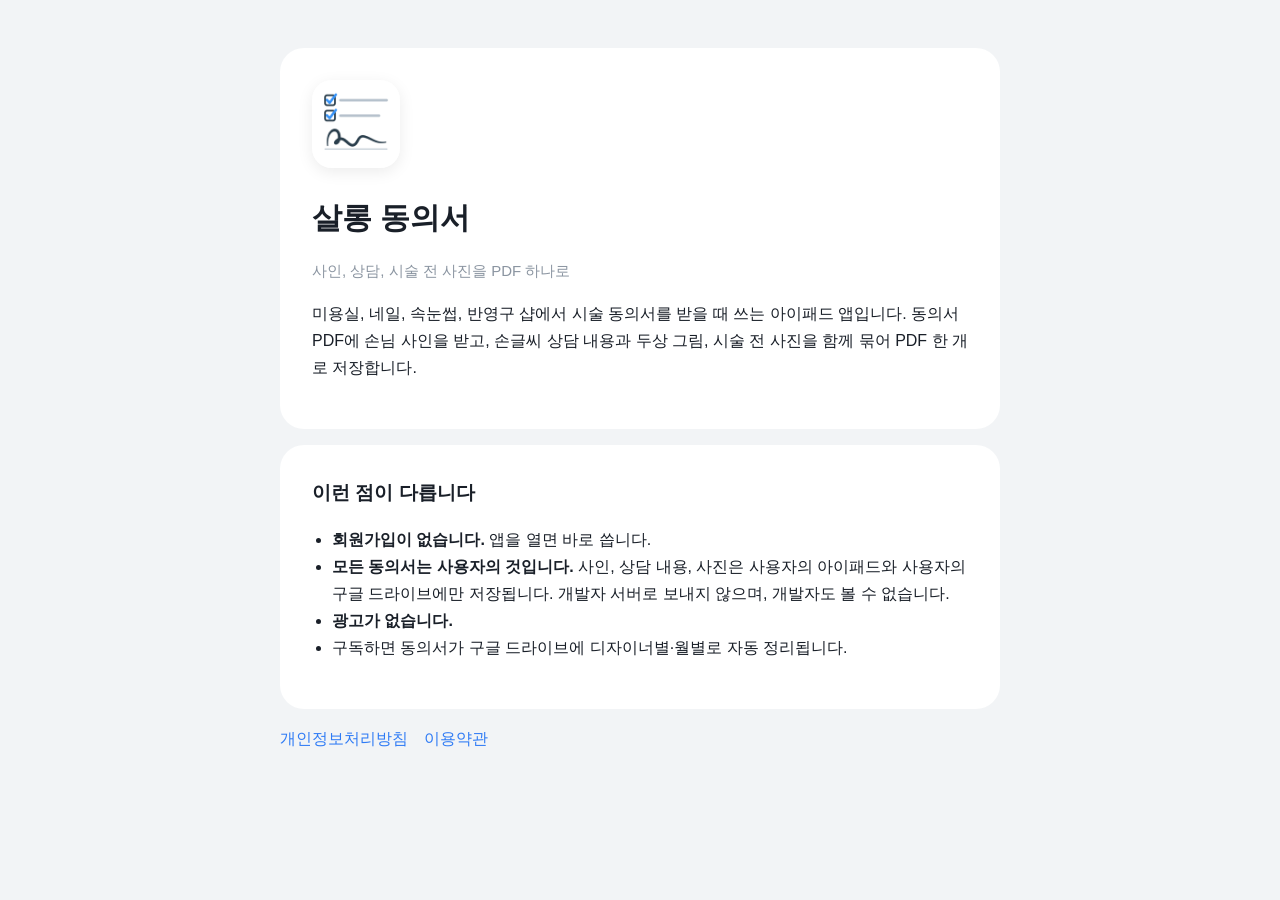
<file: index.html>
<!doctype html>
<html lang="ko">
<head><meta charset="utf-8"><meta name="viewport" content="width=device-width, initial-scale=1">
<title>살롱 동의서</title><link rel="stylesheet" href="style.css"></head>
<body><main>
<div class="card">
<img class="icon" src="icon.png" alt="">
<h1>살롱 동의서</h1>
<p class="muted">사인, 상담, 시술 전 사진을 PDF 하나로</p>
<p>미용실, 네일, 속눈썹, 반영구 샵에서 시술 동의서를 받을 때 쓰는 아이패드 앱입니다. 동의서 PDF에 손님 사인을 받고, 손글씨 상담 내용과 두상 그림, 시술 전 사진을 함께 묶어 PDF 한 개로 저장합니다.</p>
</div>
<div class="card">
<h2 style="margin-top:0">이런 점이 다릅니다</h2>
<ul>
<li><b>회원가입이 없습니다.</b> 앱을 열면 바로 씁니다.</li>
<li><b>모든 동의서는 사용자의 것입니다.</b> 사인, 상담 내용, 사진은 사용자의 아이패드와 사용자의 구글 드라이브에만 저장됩니다. 개발자 서버로 보내지 않으며, 개발자도 볼 수 없습니다.</li>
<li><b>광고가 없습니다.</b></li>
<li>구독하면 동의서가 구글 드라이브에 디자이너별·월별로 자동 정리됩니다.</li>
</ul>
</div>
<nav><a href="privacy.html">개인정보처리방침</a><a href="terms.html">이용약관</a></nav>
</main></body></html>
</file>
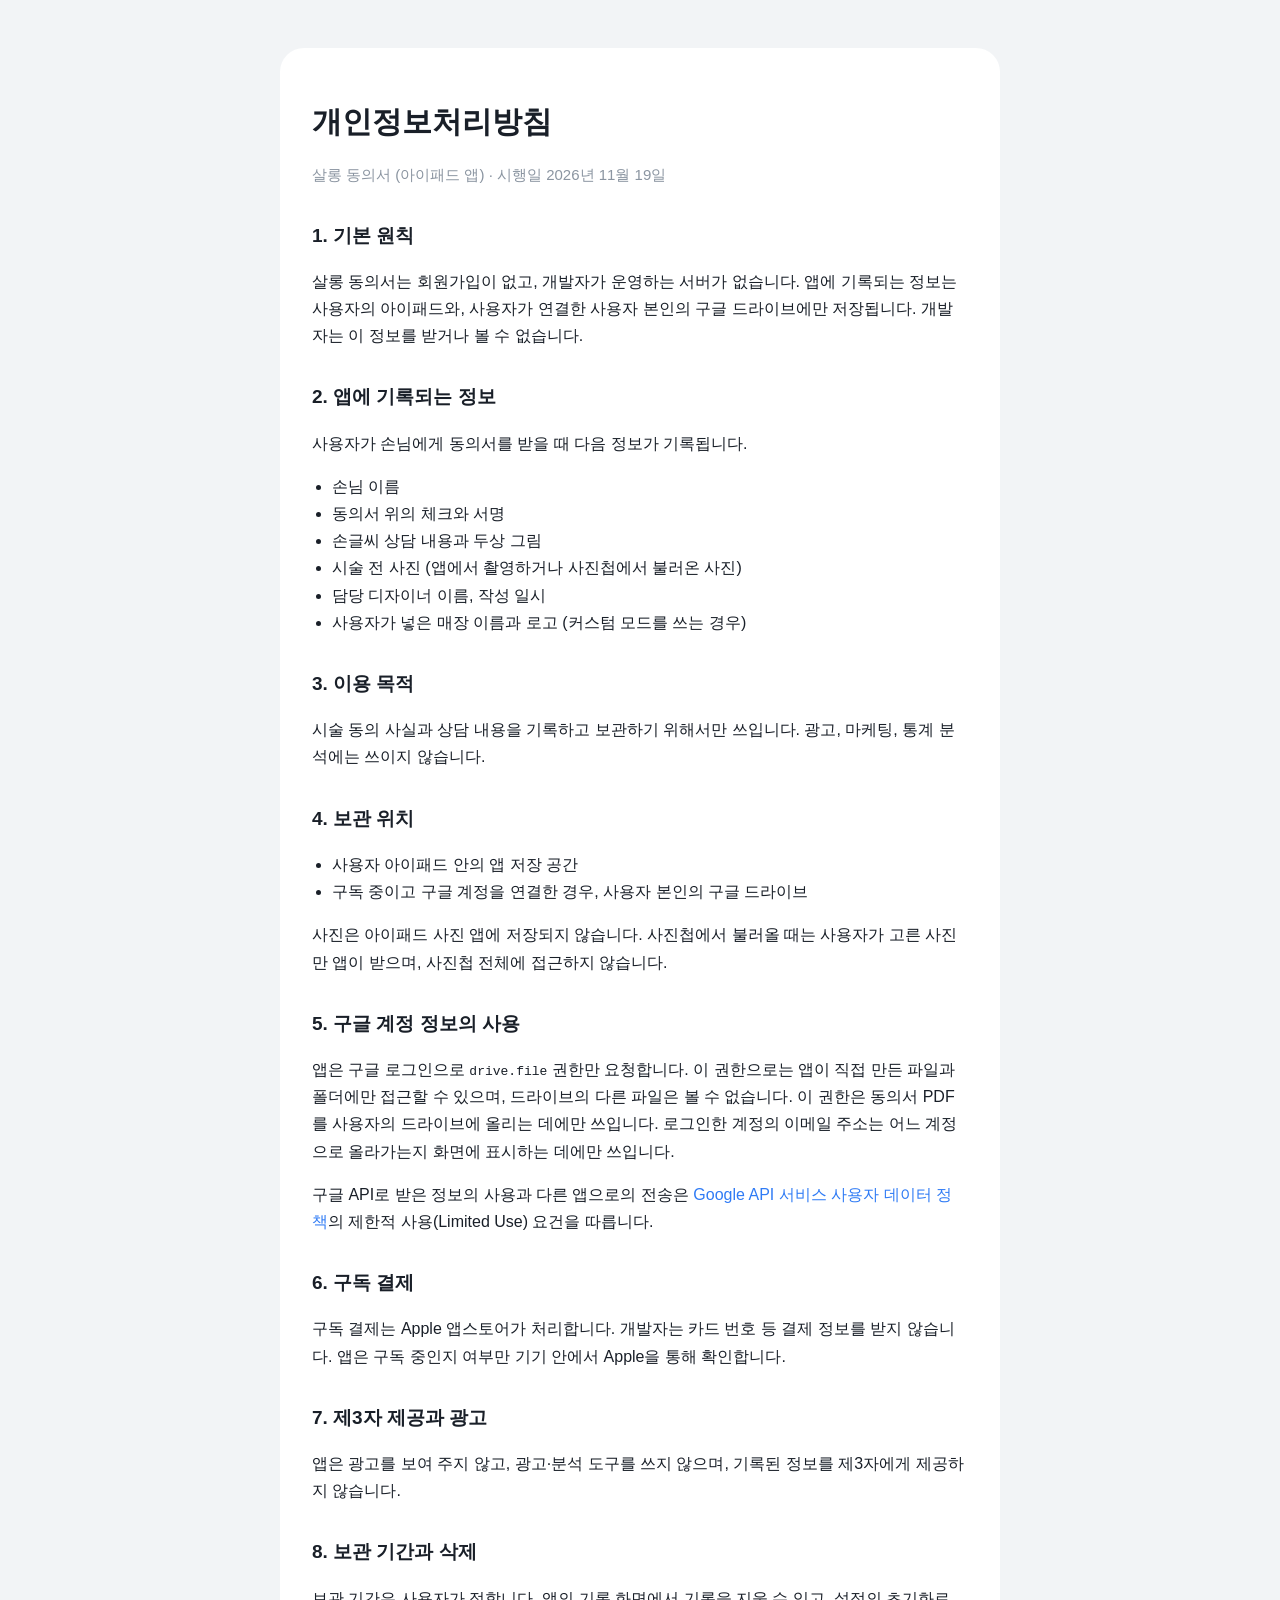
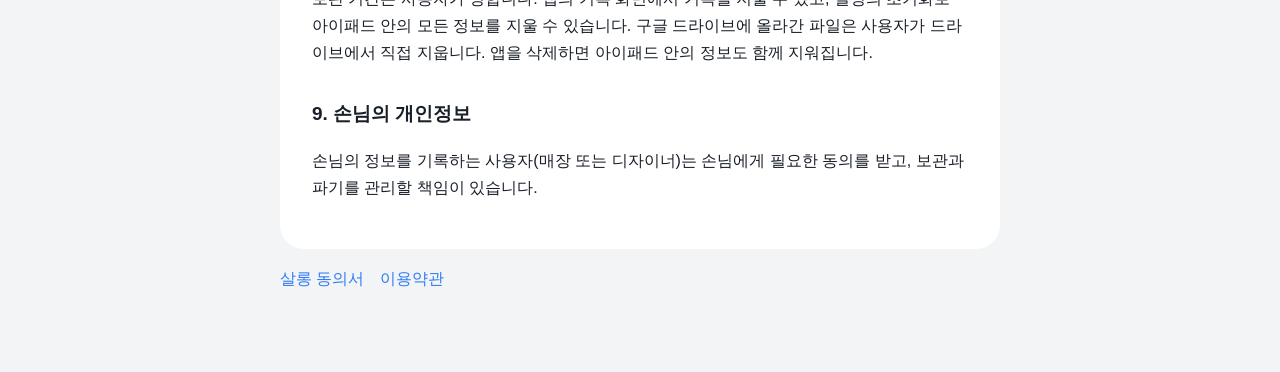
<file: privacy.html>
<!doctype html>
<html lang="ko">
<head><meta charset="utf-8"><meta name="viewport" content="width=device-width, initial-scale=1">
<title>개인정보처리방침 – 살롱 동의서</title><link rel="stylesheet" href="style.css"></head>
<body><main><div class="card">
<h1>개인정보처리방침</h1>
<p class="muted">살롱 동의서 (아이패드 앱) · 시행일 2026년 11월 19일</p>

<h2>1. 기본 원칙</h2>
<p>살롱 동의서는 회원가입이 없고, 개발자가 운영하는 서버가 없습니다. 앱에 기록되는 정보는 사용자의 아이패드와, 사용자가 연결한 사용자 본인의 구글 드라이브에만 저장됩니다. 개발자는 이 정보를 받거나 볼 수 없습니다.</p>

<h2>2. 앱에 기록되는 정보</h2>
<p>사용자가 손님에게 동의서를 받을 때 다음 정보가 기록됩니다.</p>
<ul>
<li>손님 이름</li>
<li>동의서 위의 체크와 서명</li>
<li>손글씨 상담 내용과 두상 그림</li>
<li>시술 전 사진 (앱에서 촬영하거나 사진첩에서 불러온 사진)</li>
<li>담당 디자이너 이름, 작성 일시</li>
<li>사용자가 넣은 매장 이름과 로고 (커스텀 모드를 쓰는 경우)</li>
</ul>

<h2>3. 이용 목적</h2>
<p>시술 동의 사실과 상담 내용을 기록하고 보관하기 위해서만 쓰입니다. 광고, 마케팅, 통계 분석에는 쓰이지 않습니다.</p>

<h2>4. 보관 위치</h2>
<ul>
<li>사용자 아이패드 안의 앱 저장 공간</li>
<li>구독 중이고 구글 계정을 연결한 경우, 사용자 본인의 구글 드라이브</li>
</ul>
<p>사진은 아이패드 사진 앱에 저장되지 않습니다. 사진첩에서 불러올 때는 사용자가 고른 사진만 앱이 받으며, 사진첩 전체에 접근하지 않습니다.</p>

<h2>5. 구글 계정 정보의 사용</h2>
<p>앱은 구글 로그인으로 <code>drive.file</code> 권한만 요청합니다. 이 권한으로는 앱이 직접 만든 파일과 폴더에만 접근할 수 있으며, 드라이브의 다른 파일은 볼 수 없습니다. 이 권한은 동의서 PDF를 사용자의 드라이브에 올리는 데에만 쓰입니다. 로그인한 계정의 이메일 주소는 어느 계정으로 올라가는지 화면에 표시하는 데에만 쓰입니다.</p>
<p>구글 API로 받은 정보의 사용과 다른 앱으로의 전송은 <a href="https://developers.google.com/terms/api-services-user-data-policy">Google API 서비스 사용자 데이터 정책</a>의 제한적 사용(Limited Use) 요건을 따릅니다.</p>

<h2>6. 구독 결제</h2>
<p>구독 결제는 Apple 앱스토어가 처리합니다. 개발자는 카드 번호 등 결제 정보를 받지 않습니다. 앱은 구독 중인지 여부만 기기 안에서 Apple을 통해 확인합니다.</p>

<h2>7. 제3자 제공과 광고</h2>
<p>앱은 광고를 보여 주지 않고, 광고·분석 도구를 쓰지 않으며, 기록된 정보를 제3자에게 제공하지 않습니다.</p>

<h2>8. 보관 기간과 삭제</h2>
<p>보관 기간은 사용자가 정합니다. 앱의 기록 화면에서 기록을 지울 수 있고, 설정의 초기화로 아이패드 안의 모든 정보를 지울 수 있습니다. 구글 드라이브에 올라간 파일은 사용자가 드라이브에서 직접 지웁니다. 앱을 삭제하면 아이패드 안의 정보도 함께 지워집니다.</p>

<h2>9. 손님의 개인정보</h2>
<p>손님의 정보를 기록하는 사용자(매장 또는 디자이너)는 손님에게 필요한 동의를 받고, 보관과 파기를 관리할 책임이 있습니다.</p>
</div>
<nav><a href="index.html">살롱 동의서</a><a href="terms.html">이용약관</a></nav>
</main></body></html>
</file>
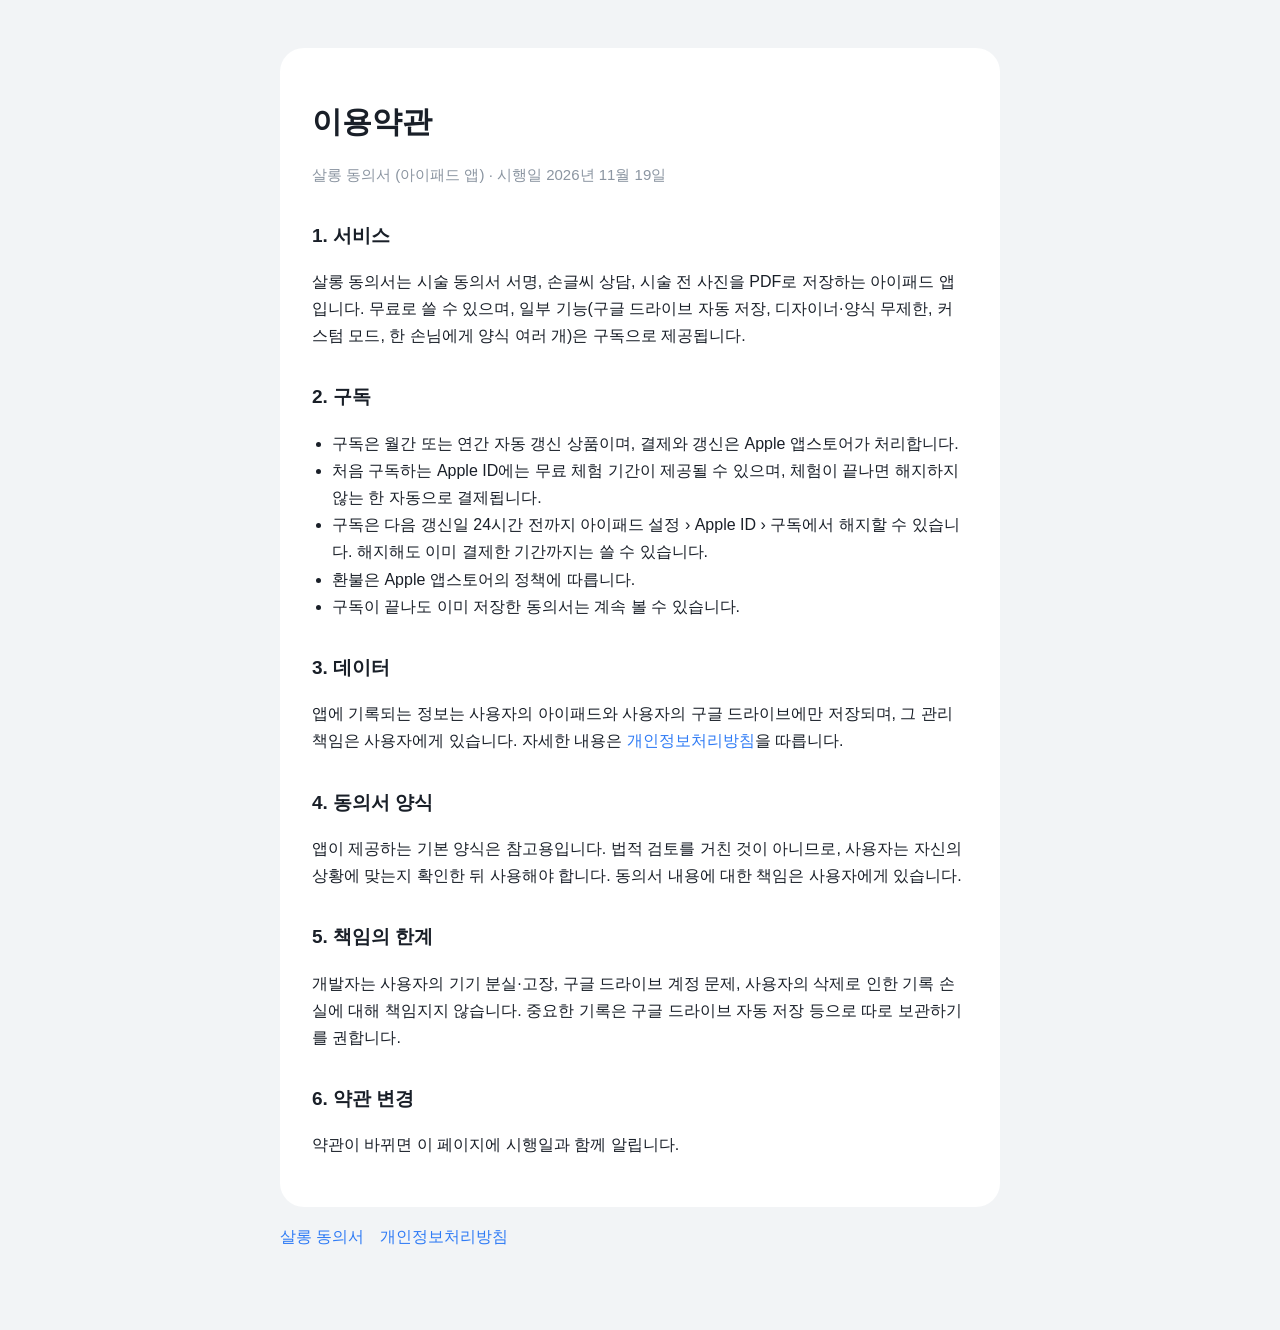
<file: terms.html>
<!doctype html>
<html lang="ko">
<head><meta charset="utf-8"><meta name="viewport" content="width=device-width, initial-scale=1">
<title>이용약관 – 살롱 동의서</title><link rel="stylesheet" href="style.css"></head>
<body><main><div class="card">
<h1>이용약관</h1>
<p class="muted">살롱 동의서 (아이패드 앱) · 시행일 2026년 11월 19일</p>

<h2>1. 서비스</h2>
<p>살롱 동의서는 시술 동의서 서명, 손글씨 상담, 시술 전 사진을 PDF로 저장하는 아이패드 앱입니다. 무료로 쓸 수 있으며, 일부 기능(구글 드라이브 자동 저장, 디자이너·양식 무제한, 커스텀 모드, 한 손님에게 양식 여러 개)은 구독으로 제공됩니다.</p>

<h2>2. 구독</h2>
<ul>
<li>구독은 월간 또는 연간 자동 갱신 상품이며, 결제와 갱신은 Apple 앱스토어가 처리합니다.</li>
<li>처음 구독하는 Apple ID에는 무료 체험 기간이 제공될 수 있으며, 체험이 끝나면 해지하지 않는 한 자동으로 결제됩니다.</li>
<li>구독은 다음 갱신일 24시간 전까지 아이패드 설정 › Apple ID › 구독에서 해지할 수 있습니다. 해지해도 이미 결제한 기간까지는 쓸 수 있습니다.</li>
<li>환불은 Apple 앱스토어의 정책에 따릅니다.</li>
<li>구독이 끝나도 이미 저장한 동의서는 계속 볼 수 있습니다.</li>
</ul>

<h2>3. 데이터</h2>
<p>앱에 기록되는 정보는 사용자의 아이패드와 사용자의 구글 드라이브에만 저장되며, 그 관리 책임은 사용자에게 있습니다. 자세한 내용은 <a href="privacy.html">개인정보처리방침</a>을 따릅니다.</p>

<h2>4. 동의서 양식</h2>
<p>앱이 제공하는 기본 양식은 참고용입니다. 법적 검토를 거친 것이 아니므로, 사용자는 자신의 상황에 맞는지 확인한 뒤 사용해야 합니다. 동의서 내용에 대한 책임은 사용자에게 있습니다.</p>

<h2>5. 책임의 한계</h2>
<p>개발자는 사용자의 기기 분실·고장, 구글 드라이브 계정 문제, 사용자의 삭제로 인한 기록 손실에 대해 책임지지 않습니다. 중요한 기록은 구글 드라이브 자동 저장 등으로 따로 보관하기를 권합니다.</p>

<h2>6. 약관 변경</h2>
<p>약관이 바뀌면 이 페이지에 시행일과 함께 알립니다.</p>
</div>
<nav><a href="index.html">살롱 동의서</a><a href="privacy.html">개인정보처리방침</a></nav>
</main></body></html>
</file>
<file: style.css>
body { font-family: -apple-system, "Apple SD Gothic Neo", "Pretendard", "Noto Sans KR", sans-serif; color: #191F28; background: #F2F4F6; margin: 0; line-height: 1.7; }
main { max-width: 720px; margin: 0 auto; padding: 48px 24px 80px; }
.card { background: #fff; border-radius: 24px; padding: 32px; margin-bottom: 16px; }
h1 { font-size: 30px; margin: 16px 0 4px; }
h2 { font-size: 19px; margin-top: 32px; }
.muted { color: #8B95A1; font-size: 15px; }
a { color: #2F7BF5; text-decoration: none; }
img.icon { width: 88px; height: 88px; border-radius: 20px; box-shadow: 0 4px 16px rgba(0,0,0,.08); }
ul { padding-left: 20px; }
nav a { margin-right: 16px; }
</file>
